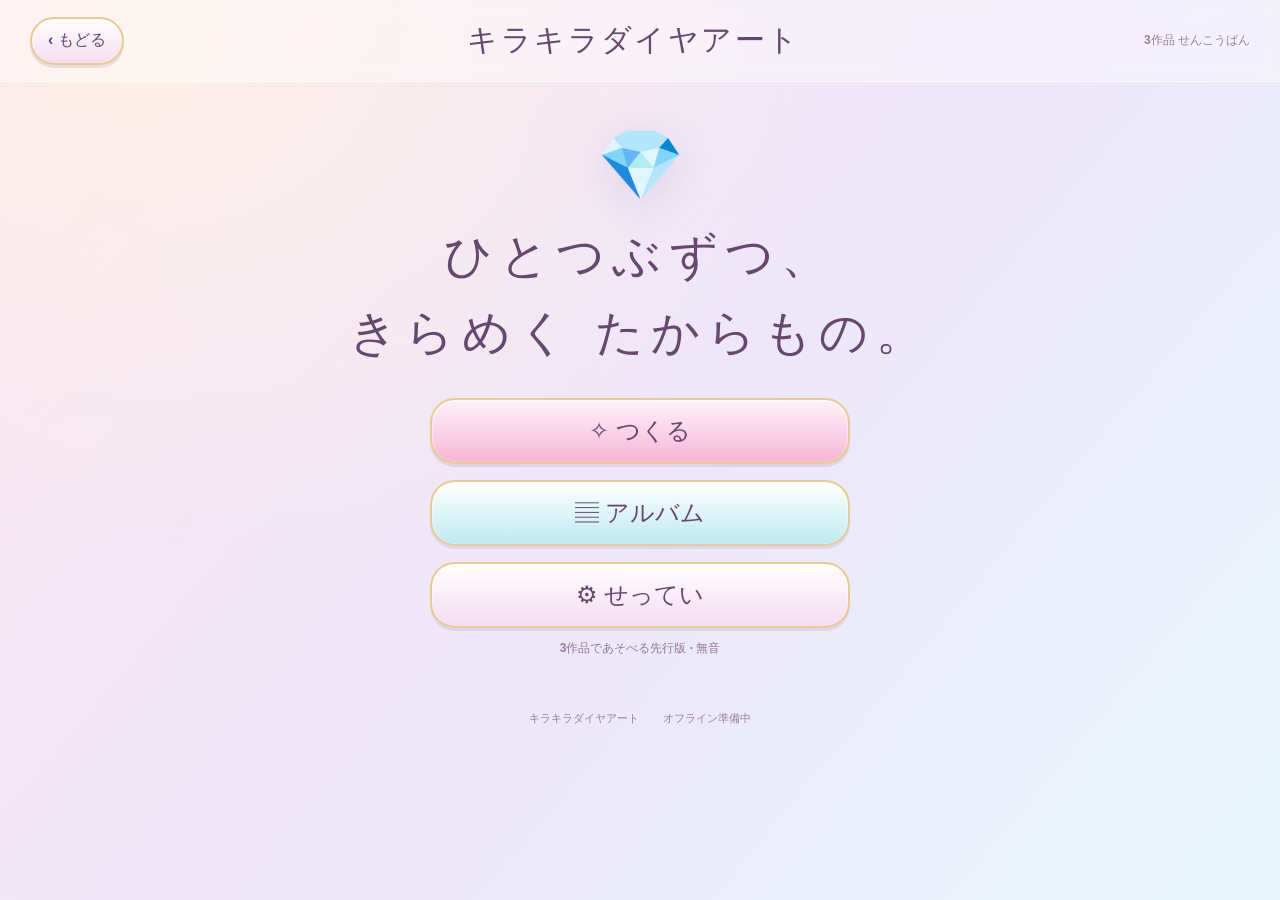
<file: index.html>
<!doctype html>
<html lang="ja"><head><meta charset="UTF-8"><meta name="viewport" content="width=device-width, initial-scale=1, viewport-fit=cover"><meta name="theme-color" content="#f6d6ed"><meta name="apple-mobile-web-app-capable" content="yes"><link rel="manifest" href="./manifest.webmanifest"><title>キラキラダイヤアート</title>  <script type="module" crossorigin src="./assets/index-D-khUYXD.js"></script>
  <link rel="stylesheet" crossorigin href="./assets/index-w8ueKxgL.css">
</head><body><div id="app"></div></body></html>
</file>
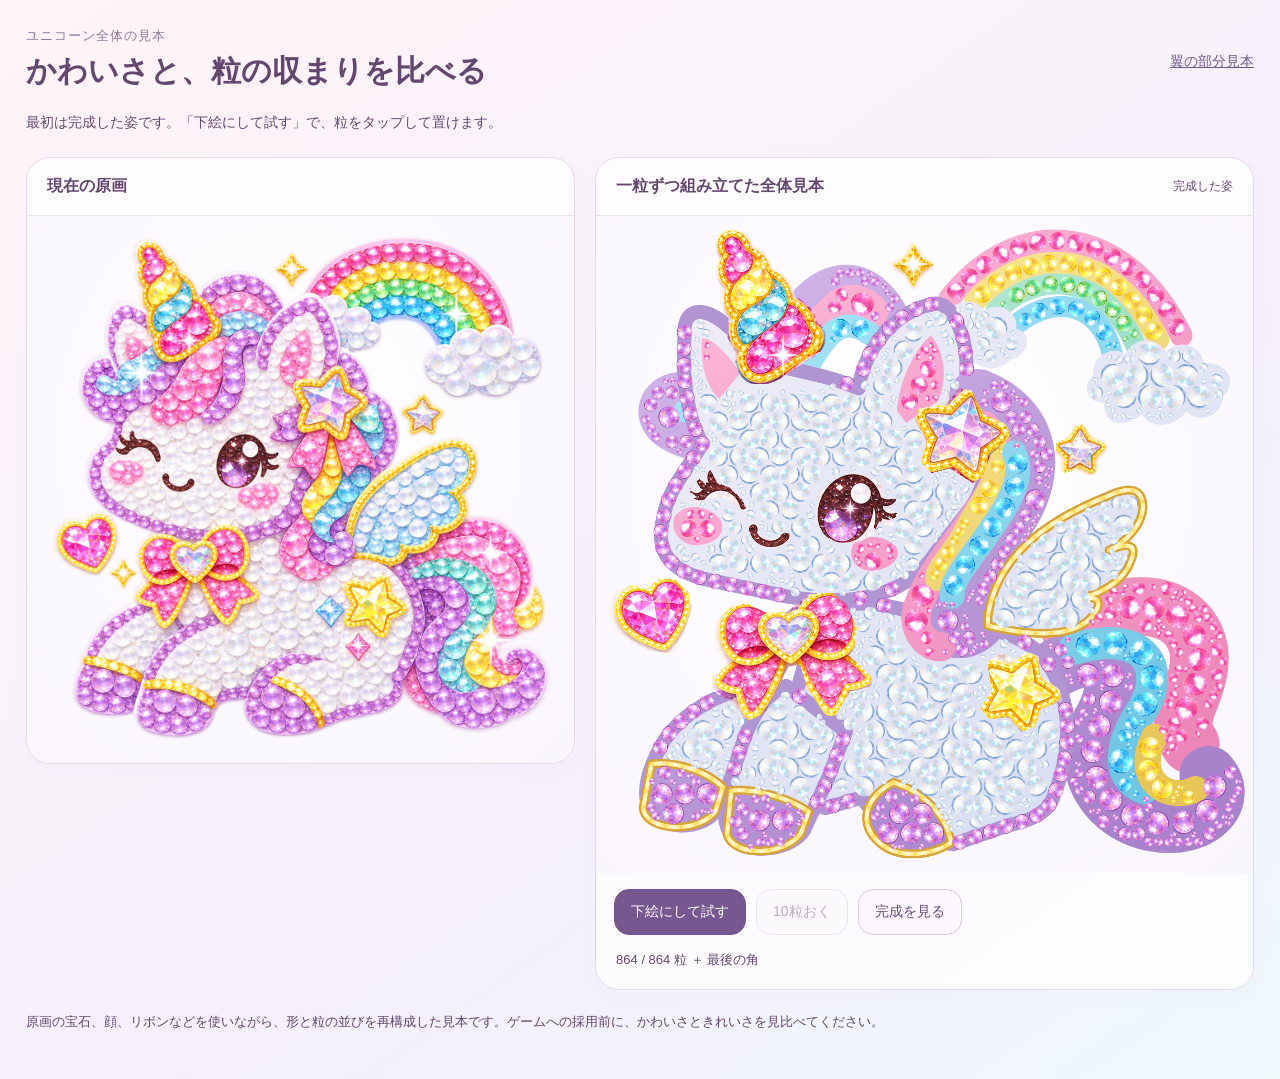
<file: unicorn-study/index.html>
<!doctype html>
<html lang="ja">
<meta charset="utf-8">
<meta name="viewport" content="width=device-width,initial-scale=1">
<title>ユニコーン全体・独立ビーズの見本</title>
<link rel="stylesheet" href="style.css">
<main>
  <header><div><span class="eyebrow">ユニコーン全体の見本</span><h1>かわいさと、粒の収まりを比べる</h1></div><a href="../wing-study/">翼の部分見本</a></header>
  <p class="intro">最初は完成した姿です。「下絵にして試す」で、粒をタップして置けます。</p>
  <div class="comparison">
    <section><h2>現在の原画</h2><div class="reference"><img src="assets/reference.png" alt="元のユニコーンの原画"></div></section>
    <section class="new-picture">
      <h2>一粒ずつ組み立てた全体見本 <span id="state">準備しています</span></h2>
      <div class="stage"><canvas id="art" width="1254" height="1254" aria-label="独立したビーズから組み立てたユニコーン。薄い粒をタップして配置できます"></canvas></div>
      <div class="controls">
        <button id="try" class="primary" disabled>下絵にして試す</button>
        <button id="some" disabled>10粒おく</button>
        <button id="complete" disabled>完成を見る</button>
      </div>
      <p class="count" id="count" aria-live="polite"></p>
    </section>
  </div>
  <p class="note">原画の宝石、顔、リボンなどを使いながら、形と粒の並びを再構成した見本です。ゲームへの採用前に、かわいさときれいさを見比べてください。</p>
</main>
<script type="module" src="study.js"></script>
</html>
</file>
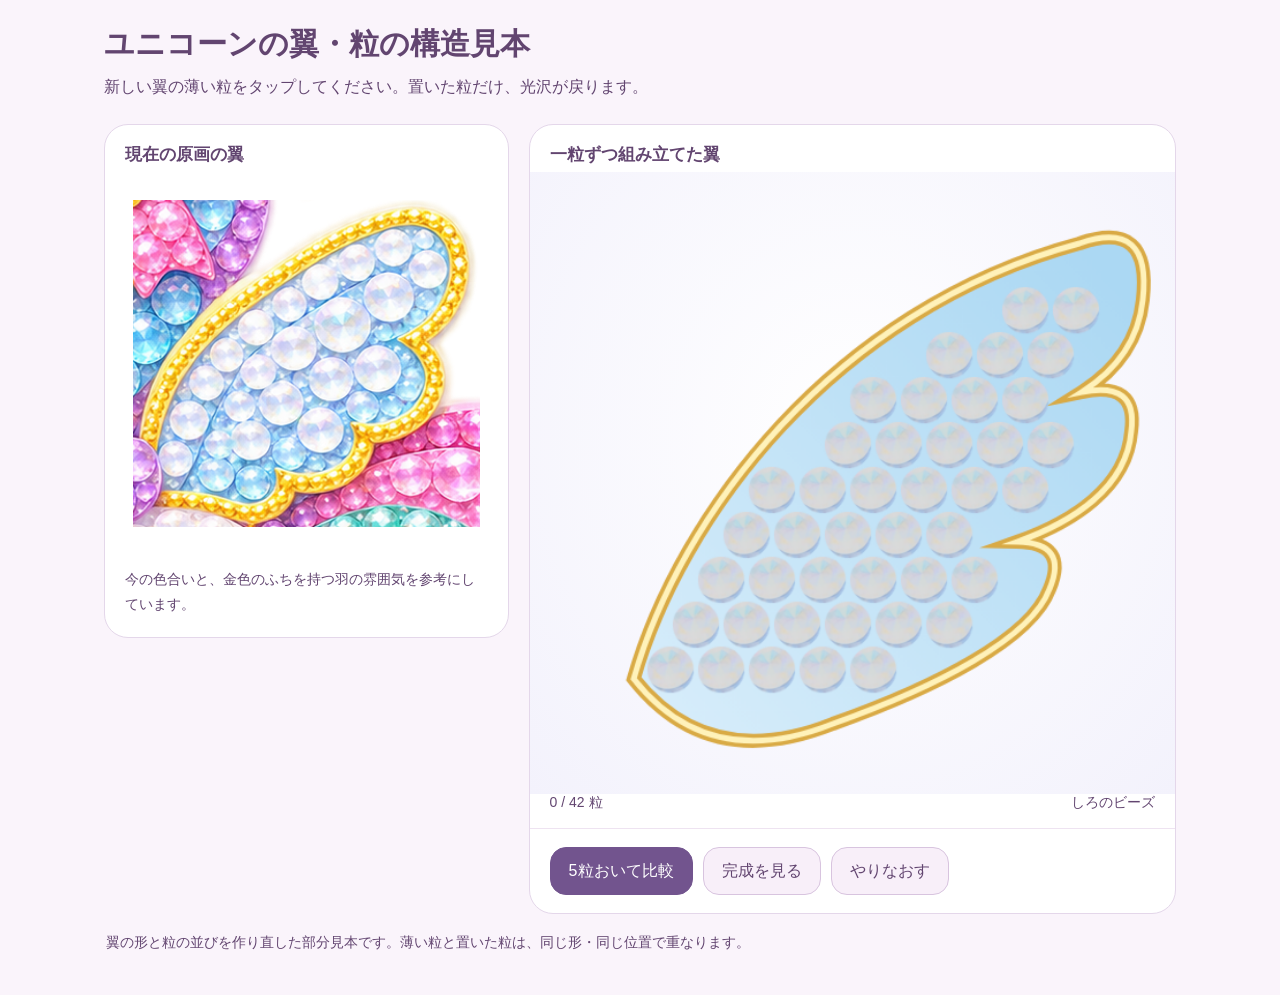
<file: wing-study/index.html>
<!doctype html>
<html lang="ja">
<meta charset="utf-8">
<meta name="viewport" content="width=device-width,initial-scale=1">
<title>ユニコーンの翼・粒の構造見本</title>
<style>
*{box-sizing:border-box}
body{margin:0;background:#faf4fb;color:#624570;font-family:"Yu Gothic","Hiragino Sans",sans-serif}
main{max-width:1120px;margin:auto;padding:24px}
h1{font-size:clamp(21px,3.5vw,30px);margin:0 0 8px}
.intro{line-height:1.8;margin:0 0 22px}
.comparison{display:grid;grid-template-columns:1fr 1.6fr;gap:20px;align-items:start}
section{background:#fff;border:1px solid #e4d7ea;border-radius:24px;overflow:hidden}
h2{font-size:17px;margin:18px 20px 6px}
.reference{display:block;width:100%;max-height:420px;object-fit:contain;padding:28px}
.caption{font-size:14px;line-height:1.8;margin:12px 20px 20px}
.board{background:radial-gradient(ellipse at 50% 42%,#fff,#f3f2fc)}
canvas{display:block;width:100%;aspect-ratio:560/540;touch-action:manipulation}
.status{display:flex;justify-content:space-between;gap:10px;padding:0 20px 16px;font-size:14px}
.controls{display:flex;gap:10px;flex-wrap:wrap;padding:18px 20px;border-top:1px solid #eee3f1}
button{font:inherit;color:#624570;background:#f8eff9;border:1px solid #d8c4df;border-radius:16px;padding:12px 18px;min-height:48px;cursor:pointer}
button:focus-visible{outline:3px solid #8064b2;outline-offset:3px}
button.primary{background:#72548e;color:white;border-color:#72548e}
button:disabled{opacity:.5;cursor:default}
.note{padding:16px 2px;margin:0;font-size:14px;line-height:1.8}
@media(max-width:700px){main{padding:16px}.comparison{grid-template-columns:1fr}.reference{max-height:210px;padding:14px}.caption{margin-bottom:14px}}
</style>
<main>
  <h1>ユニコーンの翼・粒の構造見本</h1>
  <p class="intro">新しい翼の薄い粒をタップしてください。置いた粒だけ、光沢が戻ります。</p>
  <div class="comparison">
    <section>
      <h2>現在の原画の翼</h2>
      <img class="reference" src="reference-wing.png" alt="現在のユニコーンの原画から切り出した翼">
      <p class="caption">今の色合いと、金色のふちを持つ羽の雰囲気を参考にしています。</p>
    </section>
    <section>
      <h2>一粒ずつ組み立てた翼</h2>
      <div class="board"><canvas id="wing" width="560" height="540" aria-label="薄いビーズをタップして置ける、新しい翼の見本"></canvas></div>
      <div class="status" aria-live="polite"><span id="count"></span><span>しろのビーズ</span></div>
      <div class="controls">
        <button id="five" class="primary">5粒おいて比較</button>
        <button id="complete">完成を見る</button>
        <button id="reset">やりなおす</button>
      </div>
    </section>
  </div>
  <p class="note">翼の形と粒の並びを作り直した部分見本です。薄い粒と置いた粒は、同じ形・同じ位置で重なります。</p>
</main>
<script>
const canvas = document.getElementById('wing');
const context = canvas.getContext('2d');
const pearl = new Image();
const matte = document.createElement('canvas');
const placed = new Set();
const beads = [];
const wing = new Path2D('M90 440 C130 300 262 120 477 62 Q540 40 532 111 C528 149 506 174 479 191 Q528 181 522 225 C518 274 471 304 423 321 Q468 322 451 362 C435 405 353 447 263 479 Q155 522 90 440 Z');
const radius = 21;

function createBeads() {
  for (let row = 0; row < 13; row++) {
    for (let column = 0; column < 13; column++) {
      const x = 34 + column * 44 + row % 2 * 22;
      const y = 42 + row * 39;
      let fits = true;
      for (let angle = 0; angle < Math.PI * 2; angle += Math.PI / 12) {
        if (!context.isPointInPath(wing, x + Math.cos(angle) * 27, y + Math.sin(angle) * 27)) fits = false;
      }
      if (fits) beads.push({ x, y });
    }
  }
}

function prepareMatte() {
  matte.width = pearl.width;
  matte.height = pearl.height;
  const paint = matte.getContext('2d');
  paint.drawImage(pearl, 0, 0);
  const image = paint.getImageData(0, 0, matte.width, matte.height);
  const data = image.data;
  for (let index = 0; index < data.length; index += 4) {
    const light = .2126 * data[index] + .7152 * data[index + 1] + .0722 * data[index + 2];
    const soft = 205 + .42 * (light - 205) - .23 * Math.max(0, light - 220);
    for (let channel = 0; channel < 3; channel++) {
      data[index + channel] = soft + .64 * (data[index + channel] - light);
    }
  }
  paint.putImageData(image, 0, 0);
}

function render() {
  const ratio = Math.min(window.devicePixelRatio || 1, 2);
  canvas.width = 560 * ratio;
  canvas.height = 540 * ratio;
  context.setTransform(ratio, 0, 0, ratio, 0, 0);
  const blue = context.createLinearGradient(80, 480, 500, 80);
  blue.addColorStop(0, '#d9eefb');
  blue.addColorStop(1, '#abd8f3');
  context.fillStyle = blue;
  context.fill(wing);
  context.strokeStyle = '#d9aa45';
  context.lineWidth = 12;
  context.stroke(wing);
  context.strokeStyle = '#fff2ba';
  context.lineWidth = 5;
  context.stroke(wing);
  beads.forEach((bead, index) => {
    context.drawImage(placed.has(index) ? pearl : matte,
      bead.x - radius, bead.y - radius, radius * 2, radius * 2);
  });
  document.getElementById('count').textContent = placed.size + ' / ' + beads.length + ' 粒';
  document.getElementById('five').disabled = placed.size === beads.length;
}

canvas.addEventListener('click', event => {
  const box = canvas.getBoundingClientRect();
  const x = (event.clientX - box.left) * 560 / box.width;
  const y = (event.clientY - box.top) * 540 / box.height;
  const index = beads.findIndex(bead => Math.hypot(bead.x - x, bead.y - y) <= radius);
  if (index >= 0) { placed.add(index); render(); }
});
document.getElementById('five').onclick = () => {
  let added = 0;
  for (let index = 0; index < beads.length && added < 5; index++) {
    if (!placed.has(index)) { placed.add(index); added++; }
  }
  render();
};
document.getElementById('complete').onclick = () => {
  beads.forEach((_, index) => placed.add(index));
  render();
};
document.getElementById('reset').onclick = () => { placed.clear(); render(); };
pearl.onload = () => { createBeads(); prepareMatte(); render(); };
pearl.onerror = () => { document.getElementById('count').textContent = 'ビーズ画像を読み込めませんでした。開き直してください。'; };
pearl.src = 'pearl.png';
</script>
</html>
</file>
<file: assets/index-w8ueKxgL.css>
:root{font-family:ui-rounded,Hiragino Maru Gothic ProN,Yu Gothic,sans-serif;color:#65476f;background:#fff6fc;font-synthesis:none;font-weight:600}*{box-sizing:border-box}body{margin:0;background:radial-gradient(ellipse at 12% 6%,#fff7dc80,transparent 42%),linear-gradient(130deg,#fce5f0,#ede7fa 55%,#e7f6fc);min-height:100dvh}button{font:inherit;color:#65476f;border:2px solid #e7cc91;border-radius:25px;background:linear-gradient(#fff,#f5dcf1);box-shadow:0 3px #b99abb44,inset 0 1px 3px #fff;min-height:48px;padding:10px 24px;cursor:pointer;transition:box-shadow .15s,transform .15s}button:hover{box-shadow:0 4px 12px #b99abb66}button:active{transform:translateY(2px)}button:focus-visible{outline:4px solid #76cadd;outline-offset:3px}button:disabled{opacity:.5;cursor:default}header{height:82px;display:flex;align-items:center;justify-content:space-between;gap:18px;padding:12px 30px;border-bottom:1px solid #fff9;background:#fff6;-webkit-backdrop-filter:blur(10px);backdrop-filter:blur(10px)}header h1{font-size:clamp(18px,2.8vw,30px);text-align:center;margin:0;letter-spacing:.08em}header button{padding:8px 16px}.edition{font-size:12px;white-space:nowrap;color:#987ba3}main{padding:24px 4vw}footer{height:30px;text-align:center;color:#997e9d;font-size:11px}footer span{margin-left:20px}.hero{text-align:center;padding:2vh 0}.hero-gem{font-size:70px;filter:drop-shadow(0 10px 20px #b9a1db55)}.hero h2{font-size:clamp(28px,4vw,48px);line-height:1.6;font-weight:700;letter-spacing:.15em;margin:12px auto 26px}.hero p{font-size:12px;color:#947993}.home-actions{display:grid;gap:16px;width:min(420px,80vw);margin:auto}.home-actions button{font-size:24px;padding:15px}.home-actions button:nth-child(1){background:linear-gradient(#fff2fa,#f6b5d6)}.home-actions button:nth-child(2){background:linear-gradient(#fff,#beeaf2)}.cards{display:grid;grid-template-columns:repeat(3,minmax(0,1fr));gap:22px;max-width:1100px;margin:auto}.art-card{display:flex;flex-direction:column;gap:8px;align-items:center;background:#fff9;padding:14px;min-width:0;border-radius:26px}.art-card img{width:100%;height:min(32vh,250px);object-fit:contain;pointer-events:none}.art-card strong{font-size:clamp(14px,1.8vw,21px)}.stars{color:#c59331}.stars small{color:#886392;font-size:12px}.progress-track{display:block;background:#dfd4eb;overflow:hidden;border-radius:99px;width:100%;height:14px;box-shadow:inset 0 1px 3px #9c80b744}.progress-track i{display:block;height:100%;border-radius:99px;background:linear-gradient(90deg,#f5a6d3,#db94d7)}.album{border:3px solid #e2c98d;background:linear-gradient(90deg,#fffdfb 49%,#e4d2dd,#fffdfb 51%);border-radius:26px;padding:22px;min-height:60vh;box-shadow:0 8px #a888af30}.album .cards{grid-template-columns:repeat(4,minmax(0,1fr))}.album nav{display:flex;justify-content:center;align-items:center;gap:30px;margin-top:20px}.empty{padding:15vh 0;text-align:center}.settings{max-width:600px;margin:30px auto;background:#fff9;border-radius:30px;border:2px solid #e4c995;padding:36px}.settings label{display:flex;justify-content:space-between;padding:22px;font-size:22px}.settings input{width:48px;height:24px;accent-color:#c78fc9}.settings p{font-size:14px;line-height:1.8}.viewer{height:calc(100dvh - 220px);display:grid;place-items:center}.viewer img{width:100%;height:100%;min-height:0;object-fit:contain}.view-actions{display:flex;justify-content:center;gap:24px;margin:18px}body:has(.play) main{padding:6px 12px}body:has(.play) header{height:66px}body:has(.play) footer{display:none}.play{height:calc(100dvh - 78px);display:flex;flex-direction:column}.play-tools{display:flex;gap:16px;align-items:center;height:48px;flex-shrink:0;padding:0 12px}.play-tools .progress-track{max-width:300px}.play-tools #save-status{font-size:11px;color:#947a96;margin-left:auto}.play-tools button{min-height:40px;padding:6px 18px}.workspace{position:relative;flex:1;min-height:0;background:#fff9;border:2px solid #e4c995;border-radius:22px;overflow:hidden;box-shadow:inset 0 0 20px #eee1f655}canvas{display:block;width:100%;height:100%;touch-action:none}.tray-row{height:100px;display:flex;align-items:center;gap:8px;padding:6px 12px;flex-shrink:0}.tray{display:flex;overflow-x:auto;gap:6px;width:100%;height:100%;padding:4px;background:#fff9;border-radius:18px;border:2px solid #dec68f;overscroll-behavior:contain}.tray button{flex:0 0 115px;border-radius:15px;padding:5px 8px;min-height:70px;border:2px solid #e9deec;touch-action:pan-x}.tray button.selected{border-color:#b37dc1;box-shadow:0 0 0 3px #c5a2df66}.beads{font-size:25px;letter-spacing:-2px;color:var(--bead);text-shadow:1px 1px 1px #a5909c,0 -1px 2px white}.tray small{display:block;font-size:11px}#stage-action{position:absolute;inset:0;display:grid;place-items:center;pointer-events:none}#stage-action button{pointer-events:auto}.chest{padding:28px;font-size:24px;background:linear-gradient(#fff1fd,#f0afd8);box-shadow:0 0 50px #eac763;animation:chestglow 1.5s ease-in-out infinite}.special{display:flex;flex-direction:column;align-items:center;background:#fffaf5e8;padding:12px;touch-action:none}.special img{width:150px;height:100px;object-fit:contain;pointer-events:none}.special span{font-size:12px}dialog{border:2px solid #dfc185;border-radius:30px;background:linear-gradient(#fff,#fff1fa);color:#67476c;padding:32px;max-width:min(600px,90vw);box-shadow:0 20px 80px #4b345355}dialog::backdrop{background:#4b34535a}dialog h2{text-align:center;font-size:26px}dialog p{line-height:1.8;text-align:center}.dialog-actions{display:flex;justify-content:center;gap:18px}@media(orientation:portrait){body:has(.play):after{content:"タブレットを よこむきに してね ↻";position:fixed;inset:0;z-index:100;background:#fff1faee;display:grid;place-items:center;font-size:24px;text-align:center}}@media(max-height:600px){header{height:64px}main{padding:12px 3vw}.hero-gem{font-size:40px}.hero h2{font-size:26px;margin:4px 0 12px}.home-actions{gap:8px}.home-actions button{font-size:19px;padding:8px}.tray-row{height:86px}}@media(prefers-reduced-motion:reduce){button{transition:none}.chest{animation:none}}@keyframes chestglow{50%{box-shadow:0 0 65px #ffe79b}}.special-instruction{position:absolute;bottom:12px;left:12px;right:12px;margin:0;padding:10px;border-radius:16px;background:#fff5fbea;text-align:center;font-size:14px}#remaining-count{font-size:12px;white-space:nowrap}.play-tools .progress-track{flex:1;min-width:30px}.play-tools #save-status{white-space:nowrap}.completion-panel{display:flex;align-items:center;justify-content:center;gap:28px;width:100%;height:100%;animation:completion-arrive .45s 1s both}.completion-panel strong{font-size:22px}.workspace.finished:after{content:"";position:absolute;inset:-20% -60%;pointer-events:none;background:linear-gradient(105deg,transparent 43%,#fff9 49%,#fffce2aa 51%,transparent 57%);animation:completion-shine 1.3s ease-out both}@keyframes completion-arrive{0%{opacity:0;transform:translateY(8px)}to{opacity:1;transform:translateY(0)}}@keyframes completion-shine{0%{transform:translate(-65%)}to{transform:translate(65%)}}@media(prefers-reduced-motion:reduce){.completion-panel{animation:none}.workspace.finished:after{display:none}}
</file>
<file: unicorn-study/style.css>
*{box-sizing:border-box}
body{margin:0;color:#63476e;background:linear-gradient(145deg,#fff5f8,#f4f0fc 65%,#eff9fc);font-family:"Yu Gothic","Hiragino Sans",sans-serif}
main{max-width:1460px;margin:auto;padding:26px}
header{display:flex;align-items:center;justify-content:space-between;gap:20px}
.eyebrow{font-size:13px;color:#93789c;letter-spacing:.08em}
h1{font-size:clamp(21px,3vw,30px);margin:6px 0}
a{color:#72598b;font-size:14px}
.intro{font-size:14px;line-height:1.8;margin:12px 0 22px}
.comparison{display:grid;grid-template-columns:1fr 1.2fr;gap:20px;align-items:start}
section{background:#ffffffc9;border:1px solid #e7d9ec;border-radius:24px;overflow:hidden;box-shadow:0 5px 20px #89679008}
h2{font-size:16px;margin:0;padding:18px 20px;border-bottom:1px solid #eee3f1;display:flex;justify-content:space-between;gap:12px;flex-wrap:wrap}
h2 span{font-size:12px;font-weight:normal;align-self:center}
.reference,.stage{background:radial-gradient(ellipse at 48% 40%,#fff,#f9f5fc)}
.reference img{display:block;width:100%;aspect-ratio:1;object-fit:contain;padding:15px}
canvas{width:100%;aspect-ratio:1;display:block;touch-action:manipulation}
.controls{padding:16px 18px 8px;display:flex;gap:10px;flex-wrap:wrap}
button{border:1px solid #dac7e1;background:#fcf6fd;color:#684d75;font:inherit;font-size:14px;border-radius:15px;padding:12px 16px;min-height:46px;cursor:pointer}
button.primary{background:#76578f;color:white;border-color:#76578f}
button:disabled{opacity:.45;cursor:default}
button:focus-visible{outline:3px solid #c4a0df;outline-offset:3px}
.count{font-size:13px;margin:8px 20px 18px;min-height:20px}
.note{line-height:1.8;font-size:13px;margin:20px 0}
@media(max-width:720px){main{padding:14px}.comparison{grid-template-columns:1fr}.reference img{max-height:320px}.intro{margin:10px 0 16px}header{align-items:flex-start}h2{padding:14px}}
</file>
